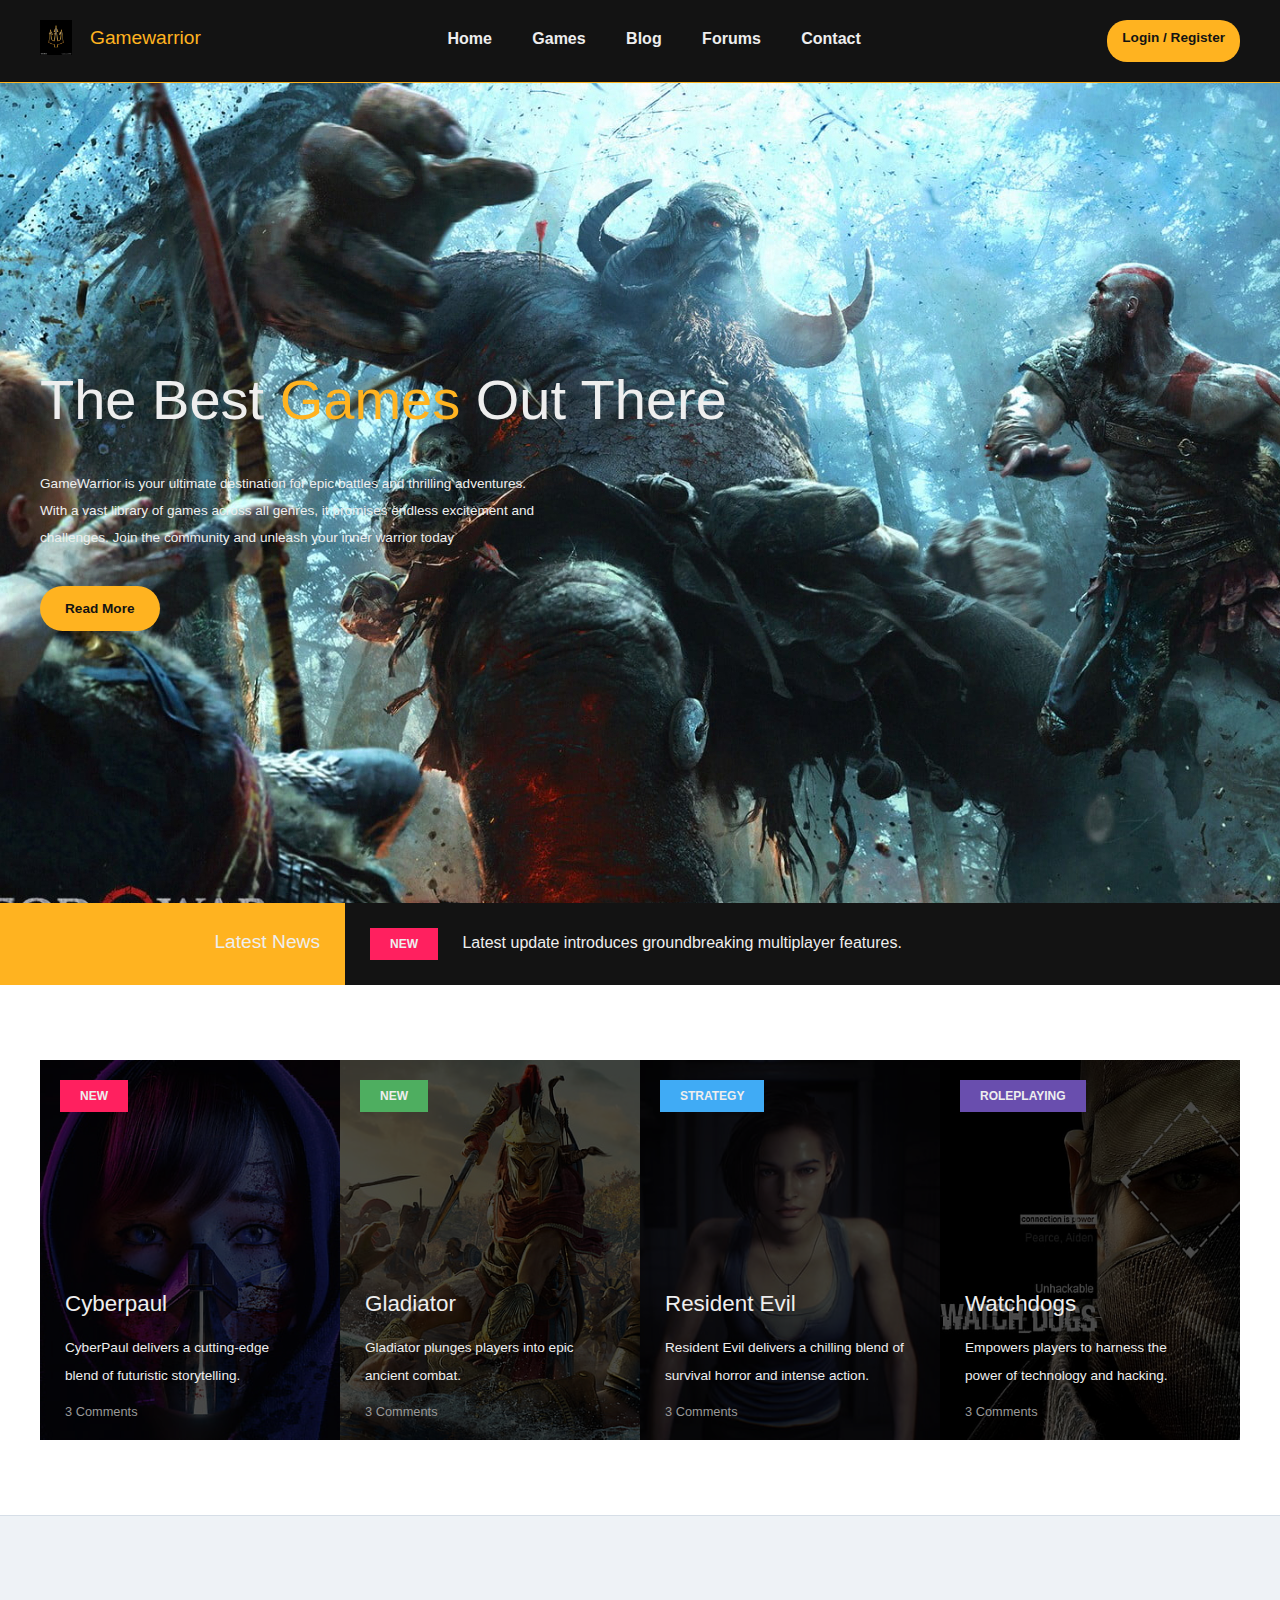
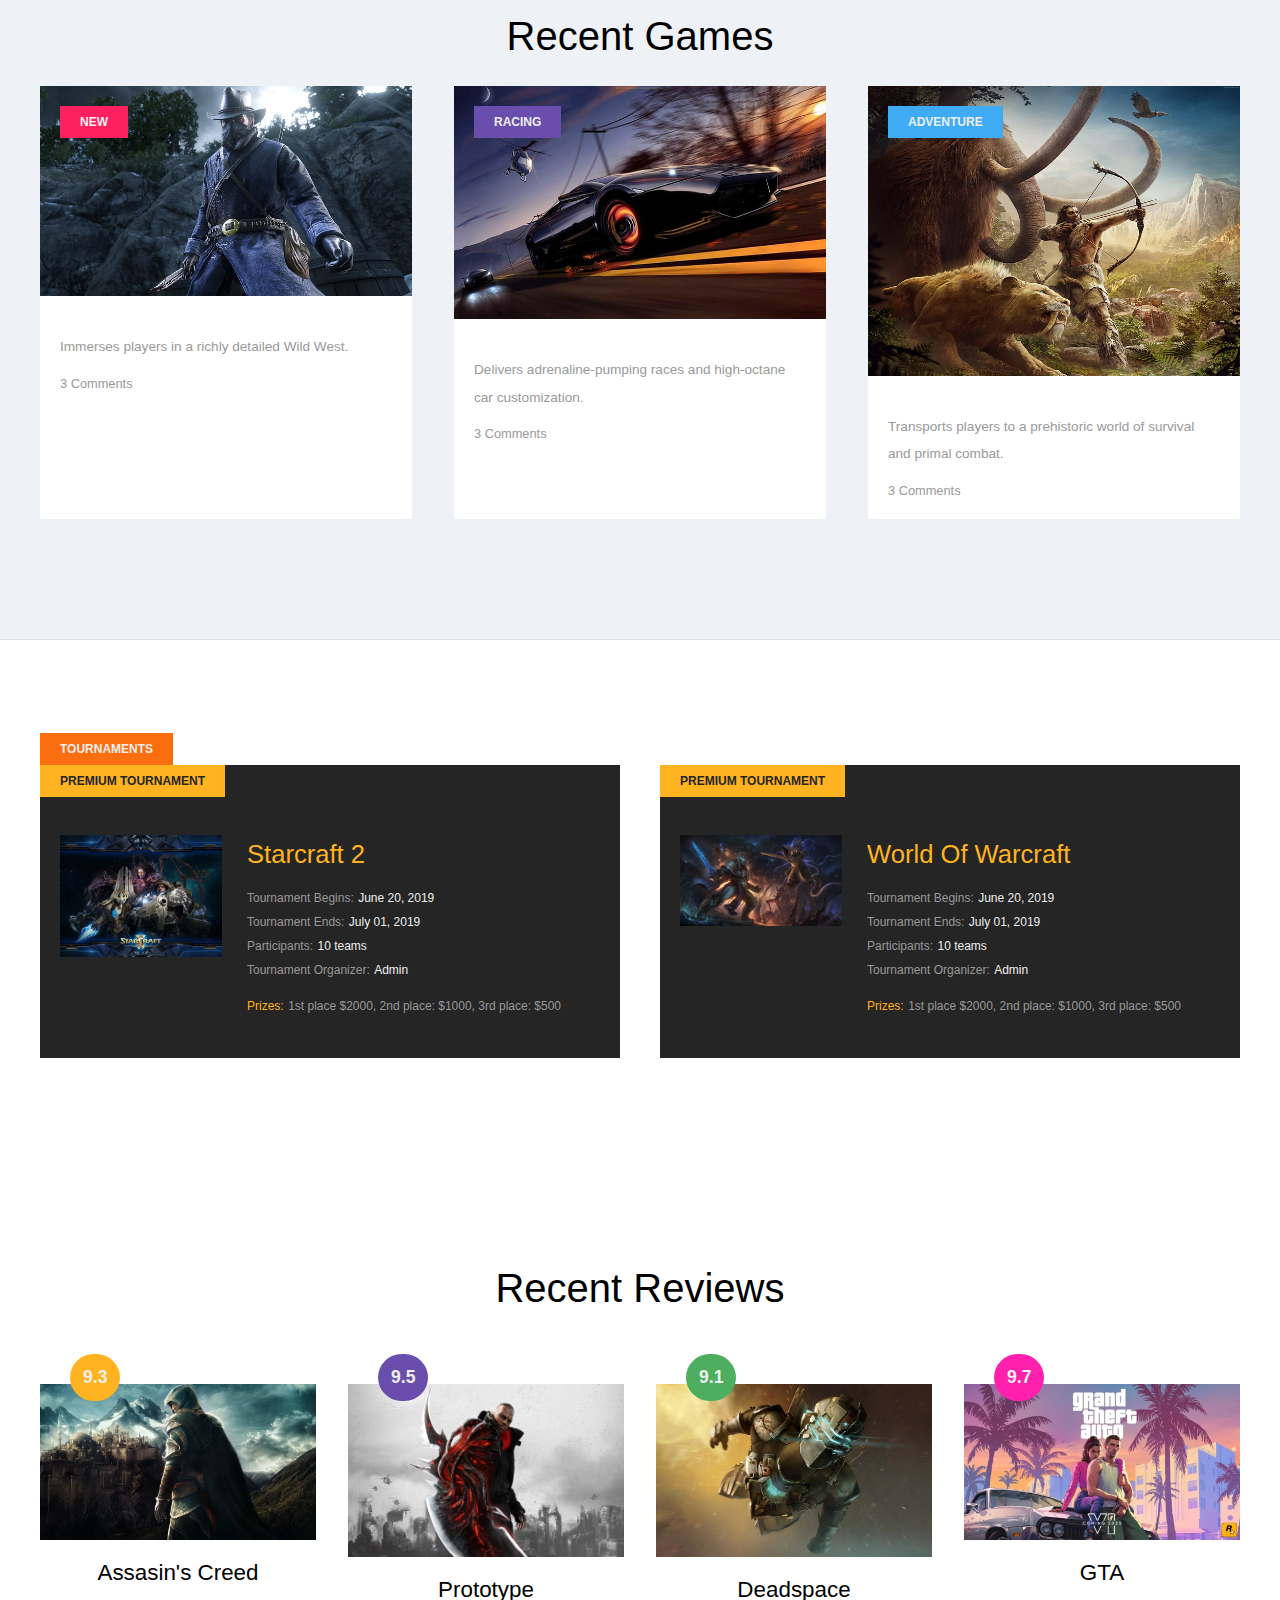
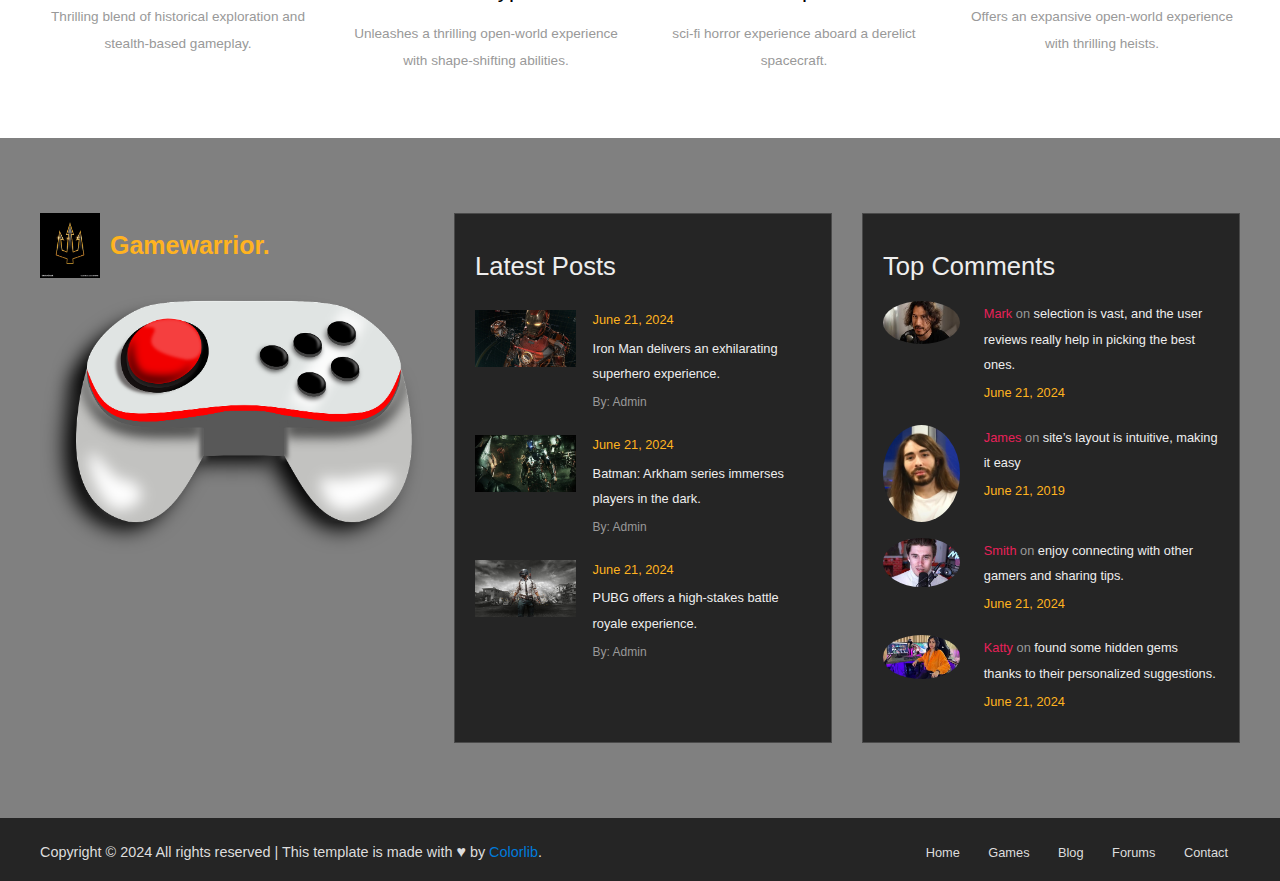
<file: index.html>
<!DOCTYPE html>
<html lang="en">
<head>
    <meta charset="UTF-8">
    <meta name="viewport" content="width=device-width, initial-scale=1.0">
    <link rel="stylesheet" href="gamesite.css">
    <title>Gamesite</title>
</head>
<body>

    <header>
        <div class="flex">
            <div class="logo">
                <a href="#"><img class="r1" src="ti.png" alt="Game Warrior Logo" /> </a>
                <h5 class="re1">Gamewarrior</h5>
               
            </div>
            <nav>
                <button id="nav-toggle" class="hamburger-menu">
                    <span class="strip"></span>
                    <span class="strip"></span>
                    <span class="strip"></span>
                </button>
                <ul id="nav-menu-container">
                    <li><a href="#">Home</a></li>
                    <li><a href="#">Games</a></li>
                    <li><a href="#">Blog</a></li>
                    <li><a href="#">Forums</a></li>
                    <li><a href="#">Contact</a></li>
                </ul>
            </nav>
            <a href="#" id="login-register-button">Login / Register</a>
        </div>
    </header>

    <main>
        <section id="hero-image">
            <div class="hero-marketing-text">
                <h1>The Best <span>Games</span> Out There</h1>
                <h5 class="blue1">GameWarrior is your ultimate destination for epic battles and thrilling adventures. With a vast library of games across all genres, it promises endless excitement and challenges. Join the community and unleash your inner warrior today </h5>
                <button>Read More</button>
            </div>
        </section>

        <section id="latest-news">
            <div class="flex">
                <h5>Latest News</h5>
                <div id="latest-news-container">
                    <div class="latest-news-item">
                        <span class="badge new">New</span>
                        <span class="latest-news-text">Latest update introduces groundbreaking multiplayer features.</span>
                    </div>
                </div>
            </div>
        </section>

        <section id="game-types-boxes">
            <div class="flex">
                <div class="box new">
                    <div class="shade"></div>
                    <span class="badge new">New</span>
                    <div class="contents">
                        <h4>Cyberpaul</h4>
                        <p>CyberPaul delivers a cutting-edge blend of futuristic storytelling.</p>
                        <a href="#" class="comments">3 Comments</a>
                    </div>
                </div>

                <div class="box strategy">
                    <div class="shade"></div>
                    <span class="badge strategy">New</span>
                    <div class="contents">
                        <h4>Gladiator</h4>
                        <p>Gladiator plunges players into epic ancient combat.</p>
                        <a href="#" class="comments">3 Comments</a>
                    </div>
                </div>

                <div class="box rpg">
                    <div class="shade"></div>
                    <span class="badge rpg">Strategy</span>
                    <div class="contents">
                        <h4>Resident Evil</h4>
                        <p>Resident Evil delivers a chilling blend of survival horror and intense action.</p>
                        <a href="#" class="comments">3 Comments</a>
                    </div>
                </div>

                <div class="box racing">
                    <div class="shade"></div>
                    <span class="badge racing">Roleplaying</span>
                    <div class="contents">
                        <h4>Watchdogs</h4>
                        <p>Empowers players to harness the power of technology and hacking.</p>
                        <a href="#" class="comments">3 Comments</a>
                    </div>
                </div>
            </div>
        </section>

        <section id="recent-games">
            <h1>Recent Games</h1>
            <div class="flex">
                <div class="box">
                    <span class="badge new">New</span>
                    <img src="read.png" />
                    <div class="box-lower-section">
                        <h4></h4>
                        <p>Immerses players in a richly detailed Wild West.</p>
                        <a href="#" class="comments">3 Comments</a>
                    </div>
                </div>

                <div class="box">
                    <span class="badge racing">Racing</span>
                    <img src="nfs.png" />
                    <div class="box-lower-section">
                        <h4></h4>
                        <p>Delivers adrenaline-pumping races and high-octane car customization.</p>
                        <a href="#" class="comments">3 Comments</a>
                    </div>
                </div>

                <div class="box">
                    <span class="badge adventure">Adventure</span>
                    <img src="primal.png" />
                    <div class="box-lower-section">
                        <h4></h4>
                        <p>Transports players to a prehistoric world of survival and primal combat.</p>
                        <a href="#" class="comments">3 Comments</a>
                    </div>
                </div>
            </div>
        </section>

        <section id="tournaments">
            <div class="flex">
                <span class="badge tournaments">Tournaments</span>
                <div class="box">
                    <span class="badge premium-tournament">Premium Tournament</span>
                    <div class="tournaments-image">
                        <img src="starcraft.png" />
                    </div>
                    <div class="tournaments-content">
                        <h3>Starcraft 2</h3>
                        <div><label>Tournament Begins:</label> <strong>June 20, 2019</strong></div>
                        <div><label>Tournament Ends:</label> <strong>July 01, 2019</strong></div>
                        <div><label>Participants:</label> <strong>10 teams</strong></div>
                        <div><label>Tournament Organizer:</label> <strong>Admin</strong></div>
                        <div><label class="prizes">Prizes:</label> <label>1st place $2000, 2nd place: $1000, 3rd place: $500</label></div>
                    </div>
                </div>

                <div class="box">
                    <span class="badge premium-tournament">Premium Tournament</span>
                    <div class="tournaments-image">
                        <img src="warcraft.png" />
                    </div>
                    <div class="tournaments-content">
                        <h3>World Of Warcraft</h3>
                        <div><label>Tournament Begins:</label> <strong>June 20, 2019</strong></div>
                        <div><label>Tournament Ends:</label> <strong>July 01, 2019</strong></div>
                        <div><label>Participants:</label> <strong>10 teams</strong></div>
                        <div><label>Tournament Organizer:</label> <strong>Admin</strong></div>
                        <div><label class="prizes">Prizes:</label> <label>1st place $2000, 2nd place: $1000, 3rd place: $500</label></div>
                    </div>
                </div>
            </div>
        </section>

        <section id="recent-reviews">
            <h1>Recent Reviews</h1>
            <div class="flex">
                <div class="box">
                    <span class="rating-badge gold">9.3</span>
                    <div class="recent-reviews-image">
                        <img src="creed.png" />
                    </div>
                    <div>
                        <h4>Assasin's Creed</h4>
                        <p>Thrilling blend of historical exploration and stealth-based gameplay.</p>
                    </div>
                </div>

                <div class="box">
                    <span class="rating-badge purple">9.5</span>
                    <div class="recent-reviews-image">
                        <img src="prototype.png" />
                    </div>
                    <div>
                        <h4>Prototype</h4>
                        <p>Unleashes a thrilling open-world experience with shape-shifting abilities.</p>
                    </div>
                </div>

                <div class="box">
                    <span class="rating-badge green">9.1</span>
                    <div class="recent-reviews-image">
                        <img src="deadspace.png" />
                    </div>
                    <div>
                        <h4>Deadspace</h4>
                        <p>sci-fi horror experience aboard a derelict spacecraft.</p>
                    </div>
                </div>

                <div class="box">
                    <span class="rating-badge violet">9.7</span>
                    <div class="recent-reviews-image">
                        <img src="gta6.png" />
                    </div>
                    <div>
                        <h4>GTA</h4>
                        <p>Offers an expansive open-world experience with thrilling heists.</p>
                    </div>
                </div>
            </div>
        </section>

        <section id="posts-comments">
            <div class="flex">
                <div class="game-warrior">
                    <img class="zoo1" src="ti.png" />
                    <p class="">Gamewarrior.</p>
                    <img class="footer-graphic" src="joystick.png" />
                </div>

                <div class="posts-comments-box">
                    <h3>Latest Posts</h3>
                    <div class="post-item">
                        <img src="ironman.png" />
                        <div>
                            <h5>June 21, 2024</h5>
                            <p>Iron Man delivers an exhilarating superhero experience.</p>
                            <small>By: Admin</small>
                        </div>
                    </div>

                    <div class="post-item">
                        <img src="batman.png" />
                        <div>
                            <h5>June 21, 2024</h5>
                            <p>Batman: Arkham series immerses players in the dark.</p>
                            <small>By: Admin</small>
                        </div>
                    </div>

                    <div class="post-item">
                        <img src="pubg.png" />
                        <div>
                            <h5>June 21, 2024</h5>
                            <p>PUBG offers a high-stakes battle royale experience.</p>
                            <small>By: Admin</small>
                        </div>
                    </div>
                </div>

                <div class="posts-comments-box">
                    <h3>Top Comments</h3>
                    <div class="comments-item">
                        <img src="mark.png" />
                        <div>
                            <p><span class="author">Mark</span> <span>on</span> selection is vast, and the user reviews really help in picking the best ones.</p>
                            <h5>June 21, 2024</h5>
                        </div>
                    </div>

                    <div class="comments-item">
                        <img src="pew.png" />
                        <div>
                            <p><span class="author">James </span> <span>on</span> site’s layout is intuitive, making it easy</p>
                            <h5>June 21, 2019</h5>
                        </div>
                    </div>

                    <div class="comments-item">
                        <img src="rubi.png" />
                        <div>
                            <p><span class="author"> Smith</span> <span>on</span> enjoy connecting with other gamers and sharing tips.</p>
                            <h5>June 21, 2024</h5>
                        </div>
                    </div>

                    <div class="comments-item">
                        <img src="womn.png" />
                        <div>
                            <p><span class="author">Katty</span> <span>on</span>  found some hidden gems thanks to their personalized suggestions.</p>
                            <h5>June 21, 2024</h5>
                        </div>
                    </div>
                </div>
            </div>
        </section>
    </main>

    <footer>
        <div class="flex">
            <small>Copyright &copy; 2024 All rights reserved | This template is made with <span class="footer-heart">&#9829;</span> by <a href="https://colorlib.com" target="_blank">Colorlib</a>.</small>
            <ul>
                <li>
                    <a href="#">Home</a>
                </li>

                <li>
                    <a href="#">Games</a>
                </li>

                <li>
                    <a href="#">Blog</a>
                </li>

                <li>
                    <a href="#">Forums</a>
                </li>

                <li>
                    <a href="#">Contact</a>
                </li>
            </ul>
        </div>
    </footer>

    <script>
        document.getElementById('nav-toggle').addEventListener('click', function () {
            let navMenu = document.getElementById('nav-menu-container');
            navMenu.style.display = navMenu.offsetParent === null ? 'block' : 'none';
        });
    </script>


</body>
</html>
</file>
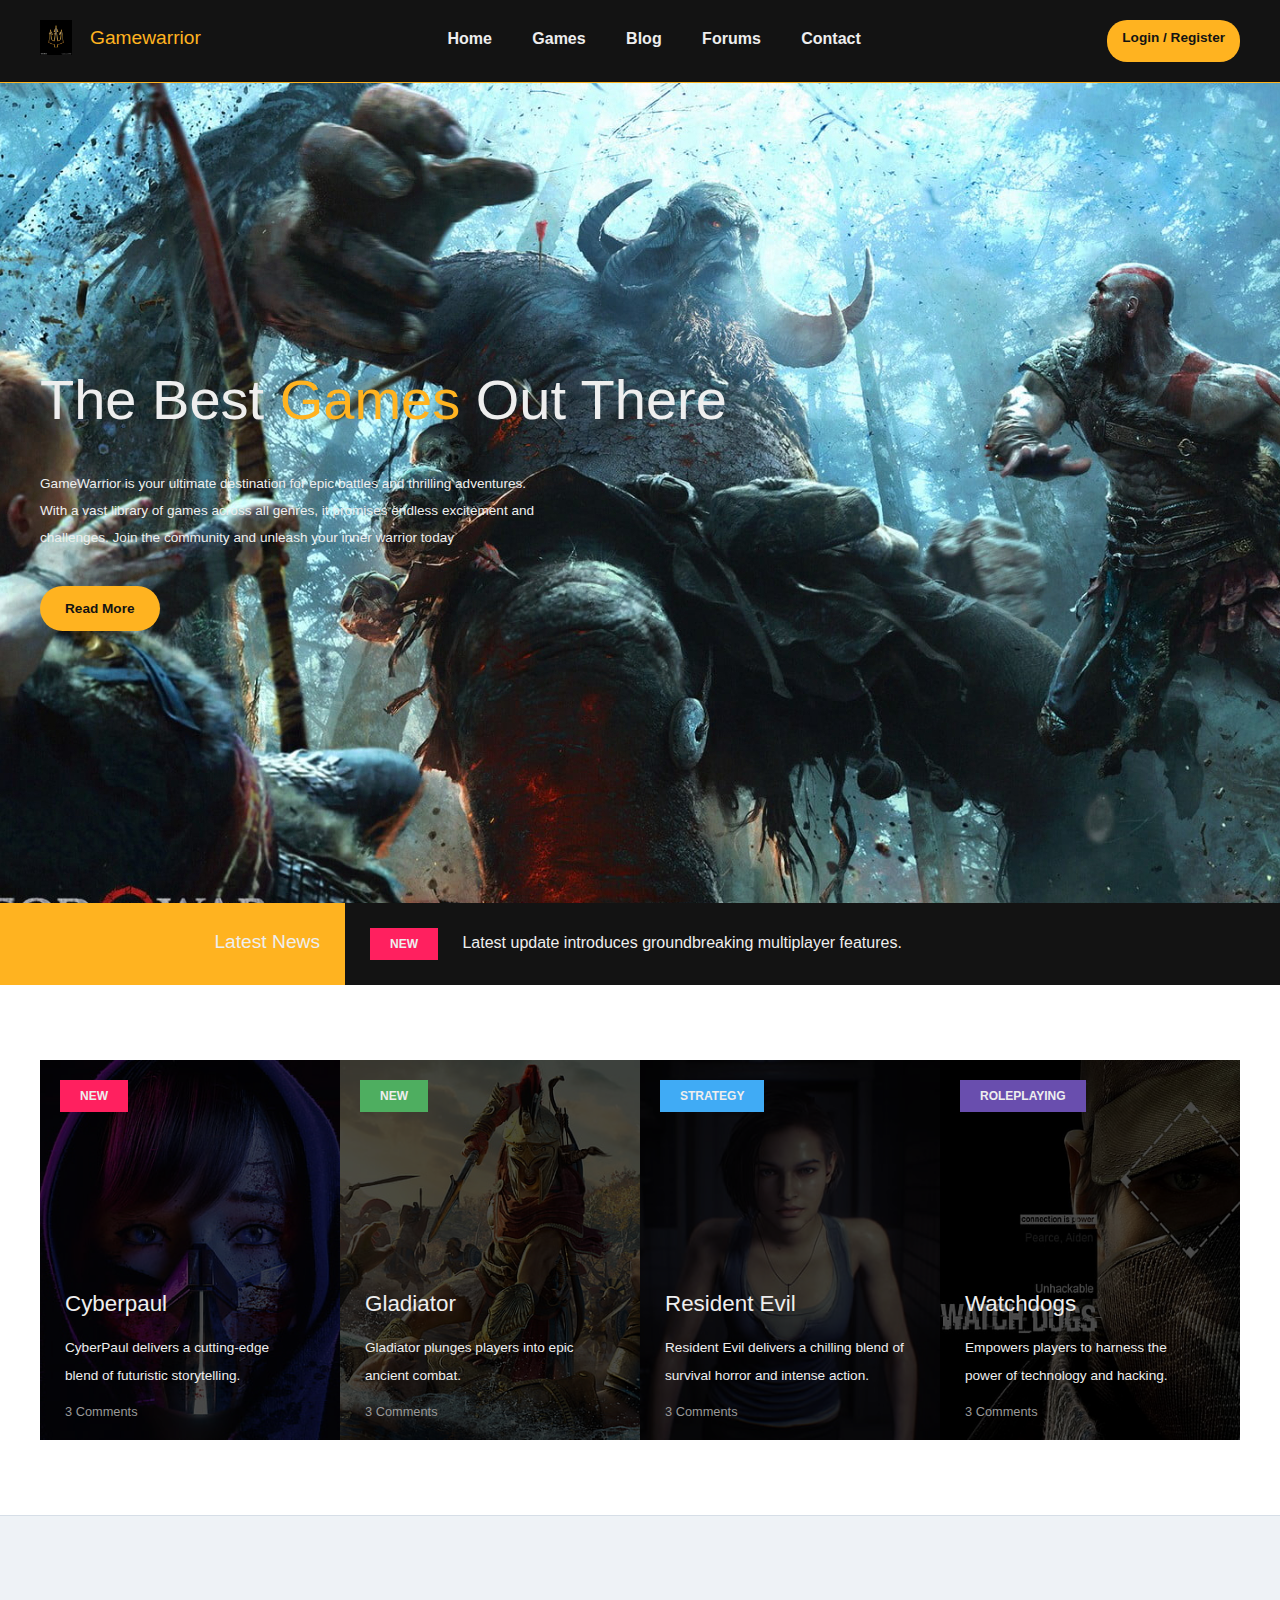
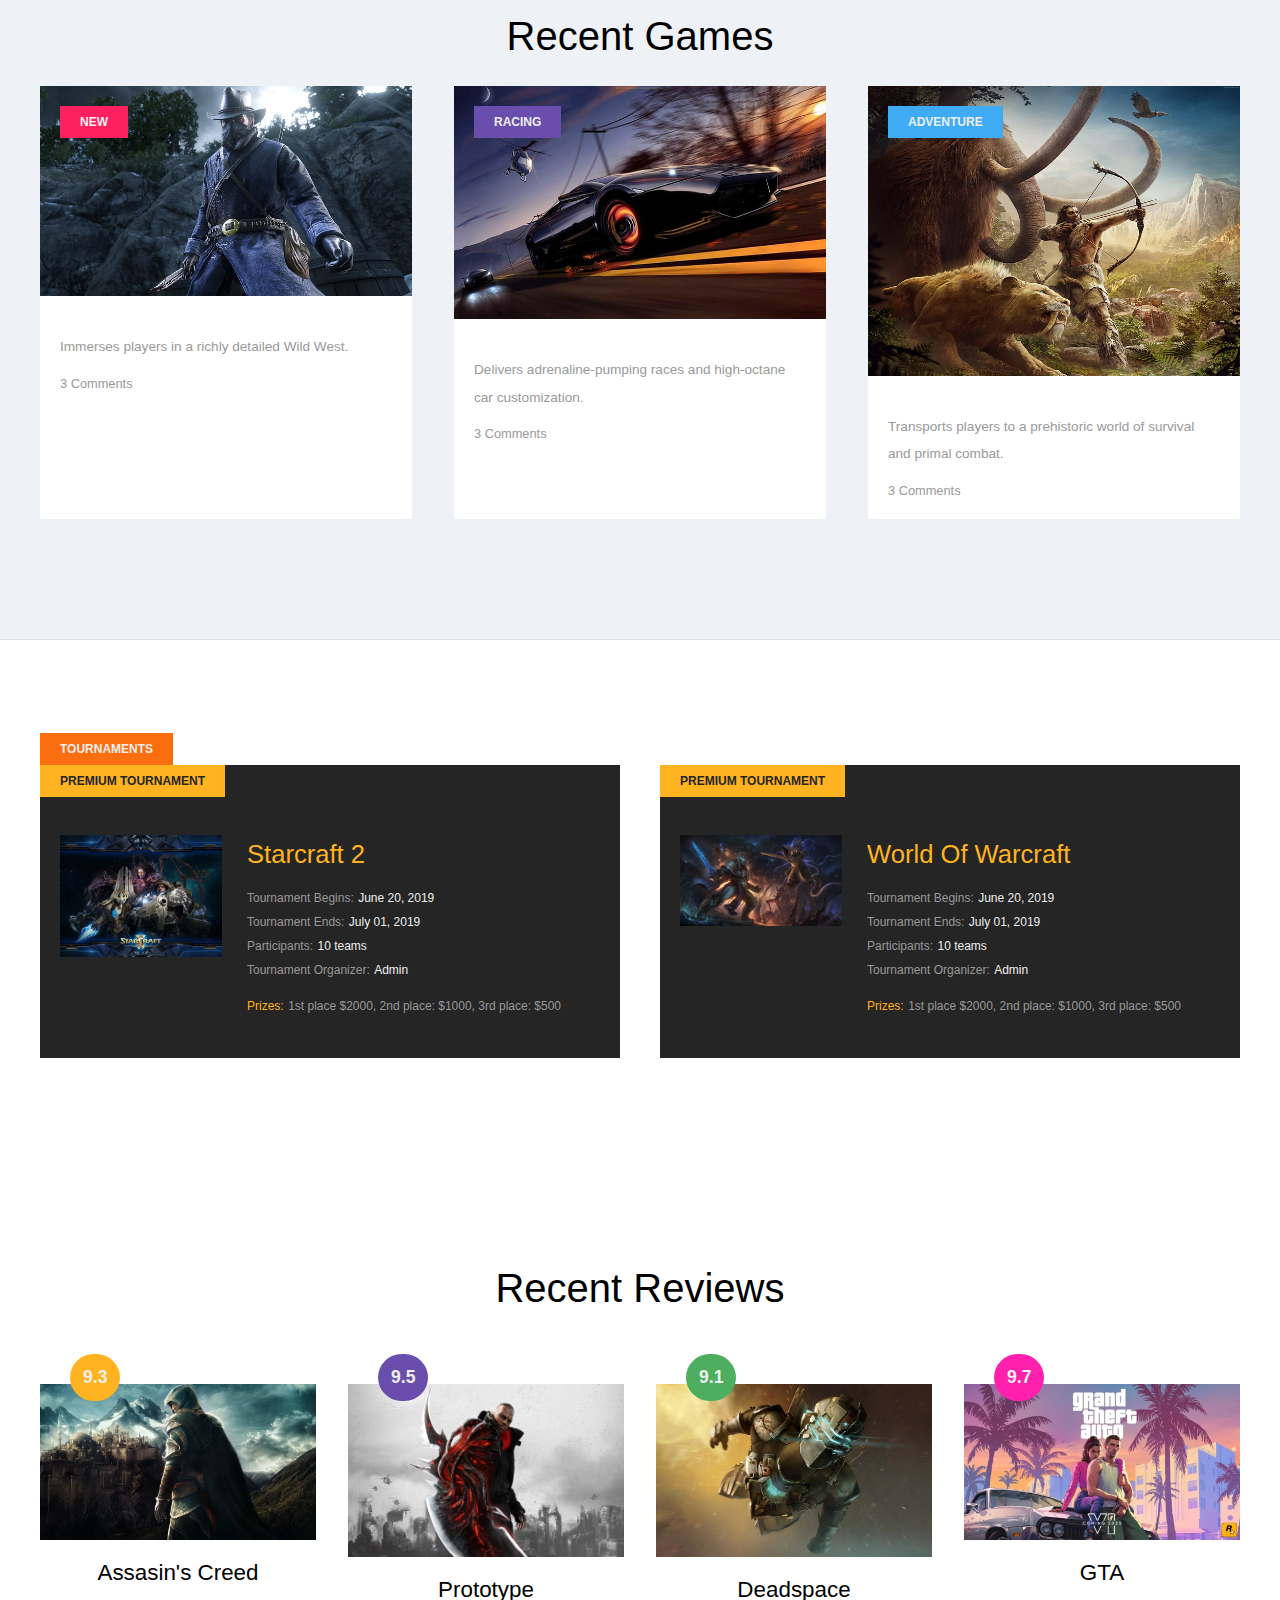
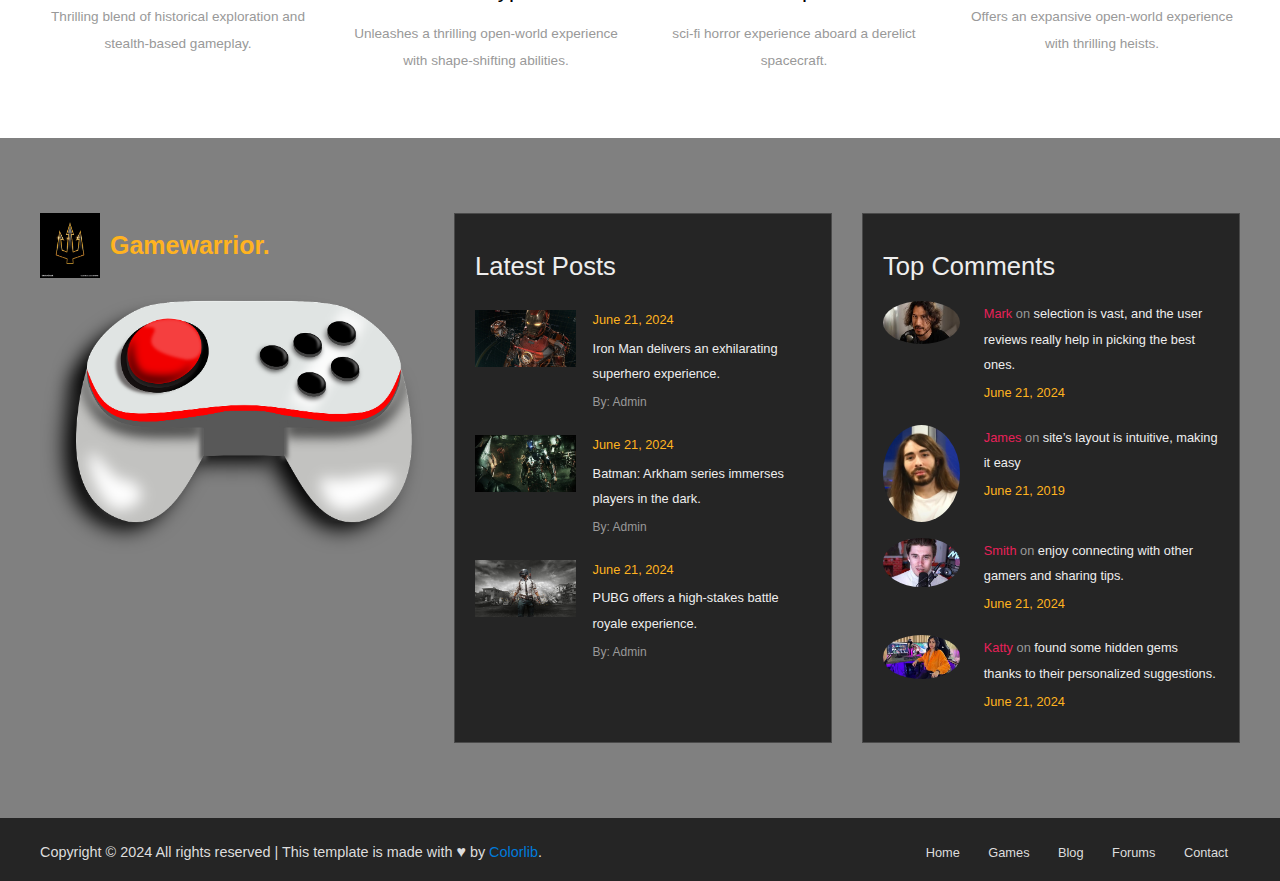
<file: gamesite.html>
<!DOCTYPE html>
<html lang="en">
<head>
    <meta charset="UTF-8">
    <meta name="viewport" content="width=device-width, initial-scale=1.0">
    <link rel="stylesheet" href="gamesite.css">
    <title>Gamesite</title>
</head>
<body>

    <header>
        <div class="flex">
            <div class="logo">
                <a href="#"><img class="r1" src="ti.png" alt="Game Warrior Logo" /> </a>
                <h5 class="re1">Gamewarrior</h5>
               
            </div>
            <nav>
                <button id="nav-toggle" class="hamburger-menu">
                    <span class="strip"></span>
                    <span class="strip"></span>
                    <span class="strip"></span>
                </button>
                <ul id="nav-menu-container">
                    <li><a href="#">Home</a></li>
                    <li><a href="#">Games</a></li>
                    <li><a href="#">Blog</a></li>
                    <li><a href="#">Forums</a></li>
                    <li><a href="#">Contact</a></li>
                </ul>
            </nav>
            <a href="#" id="login-register-button">Login / Register</a>
        </div>
    </header>

    <main>
        <section id="hero-image">
            <div class="hero-marketing-text">
                <h1>The Best <span>Games</span> Out There</h1>
                <h5 class="blue1">GameWarrior is your ultimate destination for epic battles and thrilling adventures. With a vast library of games across all genres, it promises endless excitement and challenges. Join the community and unleash your inner warrior today </h5>
                <button>Read More</button>
            </div>
        </section>

        <section id="latest-news">
            <div class="flex">
                <h5>Latest News</h5>
                <div id="latest-news-container">
                    <div class="latest-news-item">
                        <span class="badge new">New</span>
                        <span class="latest-news-text">Latest update introduces groundbreaking multiplayer features.</span>
                    </div>
                </div>
            </div>
        </section>

        <section id="game-types-boxes">
            <div class="flex">
                <div class="box new">
                    <div class="shade"></div>
                    <span class="badge new">New</span>
                    <div class="contents">
                        <h4>Cyberpaul</h4>
                        <p>CyberPaul delivers a cutting-edge blend of futuristic storytelling.</p>
                        <a href="#" class="comments">3 Comments</a>
                    </div>
                </div>

                <div class="box strategy">
                    <div class="shade"></div>
                    <span class="badge strategy">New</span>
                    <div class="contents">
                        <h4>Gladiator</h4>
                        <p>Gladiator plunges players into epic ancient combat.</p>
                        <a href="#" class="comments">3 Comments</a>
                    </div>
                </div>

                <div class="box rpg">
                    <div class="shade"></div>
                    <span class="badge rpg">Strategy</span>
                    <div class="contents">
                        <h4>Resident Evil</h4>
                        <p>Resident Evil delivers a chilling blend of survival horror and intense action.</p>
                        <a href="#" class="comments">3 Comments</a>
                    </div>
                </div>

                <div class="box racing">
                    <div class="shade"></div>
                    <span class="badge racing">Roleplaying</span>
                    <div class="contents">
                        <h4>Watchdogs</h4>
                        <p>Empowers players to harness the power of technology and hacking.</p>
                        <a href="#" class="comments">3 Comments</a>
                    </div>
                </div>
            </div>
        </section>

        <section id="recent-games">
            <h1>Recent Games</h1>
            <div class="flex">
                <div class="box">
                    <span class="badge new">New</span>
                    <img src="read.png" />
                    <div class="box-lower-section">
                        <h4></h4>
                        <p>Immerses players in a richly detailed Wild West.</p>
                        <a href="#" class="comments">3 Comments</a>
                    </div>
                </div>

                <div class="box">
                    <span class="badge racing">Racing</span>
                    <img src="nfs.png" />
                    <div class="box-lower-section">
                        <h4></h4>
                        <p>Delivers adrenaline-pumping races and high-octane car customization.</p>
                        <a href="#" class="comments">3 Comments</a>
                    </div>
                </div>

                <div class="box">
                    <span class="badge adventure">Adventure</span>
                    <img src="primal.png" />
                    <div class="box-lower-section">
                        <h4></h4>
                        <p>Transports players to a prehistoric world of survival and primal combat.</p>
                        <a href="#" class="comments">3 Comments</a>
                    </div>
                </div>
            </div>
        </section>

        <section id="tournaments">
            <div class="flex">
                <span class="badge tournaments">Tournaments</span>
                <div class="box">
                    <span class="badge premium-tournament">Premium Tournament</span>
                    <div class="tournaments-image">
                        <img src="starcraft.png" />
                    </div>
                    <div class="tournaments-content">
                        <h3>Starcraft 2</h3>
                        <div><label>Tournament Begins:</label> <strong>June 20, 2019</strong></div>
                        <div><label>Tournament Ends:</label> <strong>July 01, 2019</strong></div>
                        <div><label>Participants:</label> <strong>10 teams</strong></div>
                        <div><label>Tournament Organizer:</label> <strong>Admin</strong></div>
                        <div><label class="prizes">Prizes:</label> <label>1st place $2000, 2nd place: $1000, 3rd place: $500</label></div>
                    </div>
                </div>

                <div class="box">
                    <span class="badge premium-tournament">Premium Tournament</span>
                    <div class="tournaments-image">
                        <img src="warcraft.png" />
                    </div>
                    <div class="tournaments-content">
                        <h3>World Of Warcraft</h3>
                        <div><label>Tournament Begins:</label> <strong>June 20, 2019</strong></div>
                        <div><label>Tournament Ends:</label> <strong>July 01, 2019</strong></div>
                        <div><label>Participants:</label> <strong>10 teams</strong></div>
                        <div><label>Tournament Organizer:</label> <strong>Admin</strong></div>
                        <div><label class="prizes">Prizes:</label> <label>1st place $2000, 2nd place: $1000, 3rd place: $500</label></div>
                    </div>
                </div>
            </div>
        </section>

        <section id="recent-reviews">
            <h1>Recent Reviews</h1>
            <div class="flex">
                <div class="box">
                    <span class="rating-badge gold">9.3</span>
                    <div class="recent-reviews-image">
                        <img src="creed.png" />
                    </div>
                    <div>
                        <h4>Assasin's Creed</h4>
                        <p>Thrilling blend of historical exploration and stealth-based gameplay.</p>
                    </div>
                </div>

                <div class="box">
                    <span class="rating-badge purple">9.5</span>
                    <div class="recent-reviews-image">
                        <img src="prototype.png" />
                    </div>
                    <div>
                        <h4>Prototype</h4>
                        <p>Unleashes a thrilling open-world experience with shape-shifting abilities.</p>
                    </div>
                </div>

                <div class="box">
                    <span class="rating-badge green">9.1</span>
                    <div class="recent-reviews-image">
                        <img src="deadspace.png" />
                    </div>
                    <div>
                        <h4>Deadspace</h4>
                        <p>sci-fi horror experience aboard a derelict spacecraft.</p>
                    </div>
                </div>

                <div class="box">
                    <span class="rating-badge violet">9.7</span>
                    <div class="recent-reviews-image">
                        <img src="gta6.png" />
                    </div>
                    <div>
                        <h4>GTA</h4>
                        <p>Offers an expansive open-world experience with thrilling heists.</p>
                    </div>
                </div>
            </div>
        </section>

        <section id="posts-comments">
            <div class="flex">
                <div class="game-warrior">
                    <img class="zoo1" src="ti.png" />
                    <p class="">Gamewarrior.</p>
                    <img class="footer-graphic" src="joystick.png" />
                </div>

                <div class="posts-comments-box">
                    <h3>Latest Posts</h3>
                    <div class="post-item">
                        <img src="ironman.png" />
                        <div>
                            <h5>June 21, 2024</h5>
                            <p>Iron Man delivers an exhilarating superhero experience.</p>
                            <small>By: Admin</small>
                        </div>
                    </div>

                    <div class="post-item">
                        <img src="batman.png" />
                        <div>
                            <h5>June 21, 2024</h5>
                            <p>Batman: Arkham series immerses players in the dark.</p>
                            <small>By: Admin</small>
                        </div>
                    </div>

                    <div class="post-item">
                        <img src="pubg.png" />
                        <div>
                            <h5>June 21, 2024</h5>
                            <p>PUBG offers a high-stakes battle royale experience.</p>
                            <small>By: Admin</small>
                        </div>
                    </div>
                </div>

                <div class="posts-comments-box">
                    <h3>Top Comments</h3>
                    <div class="comments-item">
                        <img src="mark.png" />
                        <div>
                            <p><span class="author">Mark</span> <span>on</span> selection is vast, and the user reviews really help in picking the best ones.</p>
                            <h5>June 21, 2024</h5>
                        </div>
                    </div>

                    <div class="comments-item">
                        <img src="pew.png" />
                        <div>
                            <p><span class="author">James </span> <span>on</span> site’s layout is intuitive, making it easy</p>
                            <h5>June 21, 2019</h5>
                        </div>
                    </div>

                    <div class="comments-item">
                        <img src="rubi.png" />
                        <div>
                            <p><span class="author"> Smith</span> <span>on</span> enjoy connecting with other gamers and sharing tips.</p>
                            <h5>June 21, 2024</h5>
                        </div>
                    </div>

                    <div class="comments-item">
                        <img src="womn.png" />
                        <div>
                            <p><span class="author">Katty</span> <span>on</span>  found some hidden gems thanks to their personalized suggestions.</p>
                            <h5>June 21, 2024</h5>
                        </div>
                    </div>
                </div>
            </div>
        </section>
    </main>

    <footer>
        <div class="flex">
            <small>Copyright &copy; 2024 All rights reserved | This template is made with <span class="footer-heart">&#9829;</span> by <a href="https://colorlib.com" target="_blank">Colorlib</a>.</small>
            <ul>
                <li>
                    <a href="#">Home</a>
                </li>

                <li>
                    <a href="#">Games</a>
                </li>

                <li>
                    <a href="#">Blog</a>
                </li>

                <li>
                    <a href="#">Forums</a>
                </li>

                <li>
                    <a href="#">Contact</a>
                </li>
            </ul>
        </div>
    </footer>

    <script>
        document.getElementById('nav-toggle').addEventListener('click', function () {
            let navMenu = document.getElementById('nav-menu-container');
            navMenu.style.display = navMenu.offsetParent === null ? 'block' : 'none';
        });
    </script>


</body>
</html>
</file>
<file: gamesite.css>
body {
    font-family: 'helvetica', 'sans-serif';
    margin: 0;
}

.r1{height: 35px;
  }
  .re1{color: #FFB320;
margin-left: 50px;
margin-top: -35px;}

.zoo1{height: 65px;}

img.footer-graphic{margin-right: 50px;}


/* start: global style rules */
h1, h2, h3, h4, h5 {
    line-height: 1.5;
    font-weight: 300;
    margin: 0.5em 0;
}

h1 {
    font-size: 2.5em;
}

h2 {
    font-size: 2em;
}

h3 {
    font-size: 1.6em;
}

h4 {
    font-size: 1.4em;
}

h5 {
    font-size: 1.2em;
}

a {
    text-decoration: none;
}

p, label, strong {
    line-height: 2;
    font-size: 0.85em;
    font-weight: 300;
}

.flex {
    display: flex;
    max-width: 1200px;
    margin: 0 auto;
    padding: 0 15px;
    justify-content: space-between;
}

.badge {
    padding: 9px 20px;
    color: #eee;
    display: inline-block;
    text-transform: uppercase;
    font-weight: 600;
    text-align: center;
    font-size: 0.75em;
}

.badge.new {
    background-color: #FF205F;
}

.badge.strategy {
    background-color: #4EAE60;
}

.badge.racing {
    background-color: #694EAE;
}

.badge.rpg,
.badge.adventure {
    background-color: #40ABF5;
}

.badge.tournaments {
    background-color: #FB6E10;
}

.badge.premium-tournament {
    background-color: #FFB320;
    color: #252525;
}

.shade {
    position: absolute;
    z-index: 1;
    width: 100%;
    height: 100%;
    top: 0;
    left: 0;
    background: rgba(0, 0, 0, 0.7);
}
/* end: global style rules */

/* start: header styles */
header {
    background-color: #131313;
    padding: 20px 0;
    position: relative;
    border-bottom: 1px solid #FFB320;
}

.hamburger-menu {
    background-color: transparent;
    border: 1px solid #FFB320;
    padding: 3px 5px;
    width: 30px;
    cursor: pointer;
    display: none;
}

.hamburger-menu .strip {
    display: block;
    height: 1px;
    background-color: #FFB320;
    margin: 4px 0;
}

nav ul {
    list-style-type: none;
    padding: 0;
    margin: 10px 0 0;
}

nav ul li {
    display: inline-block;
    font-size: 1em;
    margin: 0 18px;
}

nav ul li a {
    color: #eee;
    font-weight: 600;
}

nav ul li a:hover {
    color: #FFB320;
}

#login-register-button {
    background-color: #FFB320;
    color: #131313;
    border-radius: 20px;
    padding: 10px 15px;
    font-size: 0.85em;
    font-weight: 600;
}
/* end: header styles */

/* start: hero styles */
#hero-image {
    background: url('goat.png') top center no-repeat;
    height: 820px;
}

.blue1{color:#FFB320 ;}

.hero-marketing-text {
    max-width: 1200px;
    margin: -30px auto 0;
    position: absolute;
    top: 40%;
    left: 0;
    right: 0;
    padding: 0 20px;
}

.hero-marketing-text h1 {
    color: #eee;
    font-size: 3.5em;
    font-weight: 300;
    margin: 0.5em 0;
}

.hero-marketing-text span {
    color: #FFB320;
}

.hero-marketing-text h5 {
    color: #eee;
    font-size: 0.85em;
    font-weight: 300;
    max-width: 500px;
    line-height: 2;
    margin-bottom: 2.5em;
}

.hero-marketing-text button {
    background-color: #FFB320;
    color: #131313;
    border-radius: 25px;
    padding: 15px 25px;
    font-size: 0.85em;
    font-weight: 600;
    border: none;
    cursor: pointer;
}
/* end: hero styles */

/* start: latest news styles */
#latest-news {
    margin-bottom: 75px;
}

#latest-news .flex {
    justify-content: flex-start;
    max-width: 100%;
    padding: 0;
}

#latest-news .flex h5 {
    flex-basis: 25%;
    background-color: #FFB320;
    padding: 25px;
    margin: 0;
    text-align: right;
    color: #eee;
    font-size: 1.2em;
}

#latest-news-container {
    background-color: #131313;
    position: relative;
    flex-basis: 75%;
    padding: 25px;
}

#latest-news-container .badge {
    margin-right: 20px;
}

#latest-news-container .latest-news-text {
    color: #eee;
}
/* end: latest news styles */

/* start: game types styles */
#game-types-boxes {
    margin-bottom: 75px;
}

#game-types-boxes .box {
    flex-basis: 25%;
    position: relative;
    height: 380px;
}

#game-types-boxes .box.new {
    background: url('cyberpaul.png') top center no-repeat;
    background-size: cover;
}

#game-types-boxes .box.strategy {
    background: url('glad.png') top center no-repeat;
    background-size: cover;
}

#game-types-boxes .box.rpg {
    background: url('resident.png') top center no-repeat;
    background-size: cover;
}

#game-types-boxes .box.racing {
    background: url('watchdog.png') top center no-repeat;
    background-size: cover;
}

#game-types-boxes .box .badge {
    position: relative;
    z-index: 2;
    top: 20px;
    left: 20px;
}

#game-types-boxes .box .contents {
    position: absolute;
    z-index: 2;
    bottom: 20px;
    left: 0;
    color: #eee;
    padding: 0 35px 0 25px;
}

#game-types-boxes .box .contents a {
    font-size: 0.8em;
    font-weight: 300;
    color: #999;
}
/* end: game types styles */

/* start: recent games styles */
#recent-games {
    background: url('https://onclickwebdesign.com/wp-content/uploads/recent_games_bg.png') top center no-repeat;
    background-color: #eef2f6;
    border-top: 1px solid #d6dee7;
    border-bottom: 1px solid #d6dee7;
    padding: 70px 0 120px;
}

#recent-games h1 {
    text-align: center;
}

#recent-games .box {
    position: relative;
    flex-basis: 31%;
    background-color: #fff;
}

#recent-games .box .badge {
    position: absolute;
    top: 20px;
    left: 20px;
    z-index: 2;
}

#recent-games .box img {
    width: 100%;
}

#recent-games .box .box-lower-section {
    padding: 20px;
}

#recent-games .box .box-lower-section p {
    color: #999;
}

#recent-games .box .box-lower-section a {
    color: #999;
    font-size: 0.8em;
}
/* end: recent games styles */

/* start: tournaments styles */
#tournaments {
    background: url('https://onclickwebdesign.com/wp-content/uploads/footer_bg_pattern.png') 0 0 repeat;
    padding: 125px 0 105px;
}

#tournaments .flex {
    position: relative;
}

#tournaments .badge {
    position: absolute;
    top: 0;
    left: 0;
    z-index: 2;
}

#tournaments .badge.tournaments {
    top: -32px;
    left: 15px;
}

#tournaments .box {
    background-color: #252525;
    padding: 70px 20px 40px;
    flex-basis: 45%;
    position: relative;
}

#tournaments .box .tournaments-image {
    float: left;
    width: 30%;
}

#tournaments .box .tournaments-image img {
    width: 100%;
}

#tournaments .box .tournaments-content {
    float: left;
    margin-left: 25px;
    width: 60%;
}

#tournaments .box .tournaments-content h3 {
    color: #FFB320;
    margin-top: 0;
}

#tournaments .box .tournaments-content label {
    color: #999;
    font-size: 0.75em;
}

#tournaments .box .tournaments-content label.prizes {
    color: #FFB320;
    display: inline-block;
    margin-top: 12px;
}

#tournaments .box .tournaments-content strong {
    color: #eee;
    font-size: 0.75em;
}
/* end: tournaments styles */

/* start: recent reviews styles */
#recent-reviews {
    background: url('https://onclickwebdesign.com/wp-content/uploads/recent_reviews_bg.png') top right no-repeat;
    background-size: cover;
    padding: 75px 0 50px;
}

#recent-reviews h1 {
    text-align: center;
    margin-bottom: 1.65em;
}

#recent-reviews .box {
    flex-basis: 23%;
    position: relative;
    text-align: center;
}

#recent-reviews .box .rating-badge {
    border-radius: 28px;
    padding: 13px;
    font-size: 1.1em;
    color: #eee;
    font-weight: 600;
    background-color: #FFB320;
    position: absolute;
    top: -30px;
    left: 30px;
}

#recent-reviews .box .rating-badge.purple {
    background-color: #694EAE;
}

#recent-reviews .box .rating-badge.green {
    background-color: #4EAE60;
}

#recent-reviews .box .rating-badge.violet {
    background-color: #FF20AE;
}

#recent-reviews .box .recent-reviews-image {
    margin-bottom: 0.75em;
    overflow: hidden;
}

#recent-reviews .box .recent-reviews-image img {
    width: 100%;
}

#recent-reviews .box p {
    color: #999;
}
/* end: recent reviews styles */

/* start: posts/comments styles */
#posts-comments {
    background: url('https://onclickwebdesign.com/wp-content/uploads/footer_bg_pattern.png') 0 0 repeat;
    padding: 75px 0;
    background-color: gray;
}

#posts-comments .game-warrior {
    flex-basis: 32%;
    position: relative;
}

#posts-comments .game-warrior p {
    color: #FFB320;
    font-weight: 700;
    font-size: 25px;
    margin-left: 70px;
    margin-top: -70px;
}

#posts-comments .game-warrior img {
    margin-bottom: 0.5em;
}

#posts-comments .game-warrior img.footer-graphic {
    position: absolute;
    margin-bottom: 0;
    width: 100%;
 
}

#posts-comments .posts-comments-box {
    flex-basis: 28%;
    background-color: #252525;
    padding: 20px 20px 25px;
    border: 1px solid #4a4a4a;
}

#posts-comments .posts-comments-box h3 {
    color: #eee;
}

.post-item {
    margin-top: 25px;
}

.post-item:first-child {
    margin-top: 0;
}

.post-item:after {
    content: "";
    display: table;
    clear: both;
}

.post-item img {
    float: left;
    width: 30%;
}

.post-item > div {
    float: left;
    margin-left: 5%;
    width: 65%;
}

.post-item > div h5 {
    color: #FFB320;
    font-size: 0.8em;
    margin-top: 0;
}

.post-item > div p {
    color: #eee;
    margin: 5px 0;
    font-size: 0.8em;
}

.post-item > div small {
    color: #999;
    font-size: 0.75em;
}

.comments-item {
    margin-top: 1em;
}

.comments-item:first-child {
    margin-top: 0;
}

.comments-item:after {
    content: "";
    display: table;
    clear: both;
}

.comments-item img {
    width: 23%;
    height: auto;
    border-radius: 50%;
    float: left;
}

.comments-item > div {
    float: left;
    margin-left: 7%;
    width: 70%;
}

.comments-item > div p {
    color: #eee;
    font-size: 0.8em;
    margin: 0 0 5px;
}

.comments-item > div p span {
    color: #999;
}

.comments-item > div p span.author {
    color: #E92159;
}

.comments-item > div h5 {
    color: #FFB320;
    font-size: 0.8em;
    margin-top: 0;
}
/* end: posts/comments styles */

/* start: footer styles */
footer {
    background-color: #252525;
    padding: 25px 0 20px;
}

footer small {
    color: #ddd;
    font-size: 0.9em;
}

footer small .footer-heart {
    font-size: 16px;
}

footer small a {
    color: #007BDC;
}

footer ul {
    list-style-type: none;
    margin: 0;
}

footer ul li {
    display: inline-block;
    margin: 0 12px;
}

footer ul li a {
    color: #ddd;
    font-size: 0.8em;
}
/* end: footer styles */

/* start: media queries */
@media (max-width: 1200px) {
    .flex {
        max-width: 1000px;
    }

    .latest-news-item {
        font-size: 0.8em;
    }

    #tournaments .box .tournaments-content {
        margin-left: 15px;
    }

    #tournaments .box .tournaments-content h3 {
        font-size: 1.4em;
        margin-bottom: 0.2em;
    }
}

@media (max-width: 991px) {
    .flex {
        max-width: 720px;
    }

    nav ul li {
        margin: 0 12px;
        font-size: 0.85em;
    }

    #latest-news .flex h5 {
        width: 15%;
    }

    #game-types-boxes .flex {
        flex-wrap: wrap;
    }

    #game-types-boxes .box {
        flex-basis: 50%;
    }

    #tournaments .box {
        flex-basis: 42%;
    }

    #tournaments .box .tournaments-image {
        float: none;
        width: 100%;
        margin-bottom: 10px;
        height: 250px;
        overflow: hidden;
    }

    #tournaments .box .tournaments-content {
        margin-left: 0;
        width: 100%;
    }
    
    #recent-reviews {
        background: none;
    }

    #recent-reviews .flex {
        flex-wrap: wrap;
    }

    #recent-reviews .box {
        flex-basis: 48%;
        margin-bottom: 45px;
    }

    #posts-comments .flex {
        flex-wrap: wrap;
    }

    #posts-comments .game-warrior {
        flex-basis: 100%;
        margin-bottom: 40px;
    }

    #posts-comments .posts-comments-box {
        flex-basis: 43%;
    }

    #posts-comments .game-warrior img.footer-graphic {
        display: none;
    }

    footer .flex {
        flex-wrap: wrap-reverse;
    }

    footer small {
        flex-basis: 100%;
        font-size: 0.75em;
        text-align: center;
        margin-top: 20px;
        line-height: 1.5;
    }

    footer ul {
        flex-basis: 100%;
        text-align: center;
        padding: 0;
    }
} /* end 991px */

@media (max-width: 767px) {
    h4 {
        font-size: 1.2em;
    }

    .flex {
        max-width: 540px;
    }

    nav ul {
        display: none;
        position: absolute;
        top: 101%;
        width: 100%;
        background-color: #131313;
        left: 0;
        padding: 0;
        margin: 0;
        z-index: 1;
    }

    nav ul li {
        display: block;
        padding: 15px 0 15px 20px;
        border-bottom: 1px solid #FFB320;
        margin: 0;
    }

    nav ul li a {
        font-size: 1em;
    }

    .hamburger-menu {
        display: block;
        margin-top: 2px;
    }

    #hero-image {
        height: 650px;
        background-size: cover;
    }

    .hero-marketing-text {
        margin-top: -85px;
    }

    .hero-marketing-text h1 {
        font-size: 2.5em;
    }

    #latest-news .flex h5 {
        display: none;
    }

    #latest-news-container {
        flex-basis: 100%;
    }

    #recent-games {
        padding: 60px 0;
    }

    #game-types-boxes .box,
    #recent-games .box {
        flex-basis: 100%;
        margin-bottom: 30px;
    }

    #recent-games .flex,
    #tournaments .flex {
        flex-wrap: wrap;
    }

    #tournaments .box {
        flex-basis: 100%;
        margin-bottom: 20px;
    }

    #tournaments .box .tournaments-image {
        height: 400px;
    }

    #recent-reviews .box {
        flex-basis: 100%;
    }

    #recent-reviews .box .recent-reviews-image {
        height: 400px;
    }

    #posts-comments .posts-comments-box {
        flex-basis: 100%;
        margin-bottom: 40px;
    }

    footer ul li {
        margin: 0 10px;
    }

    footer ul li a {
        font-size: 0.75em;
    }
} /* end 767px */

@media (max-width: 400px) {
    .logo img {
        width: 150px;
        margin-top: 2px;
    }

    #login-register-button {
        padding: 10px;
        font-size: 0.65em;
    }

    #tournaments .box .tournaments-image {
        height: 220px;
    }
}
/* end: media queries */
</file>
